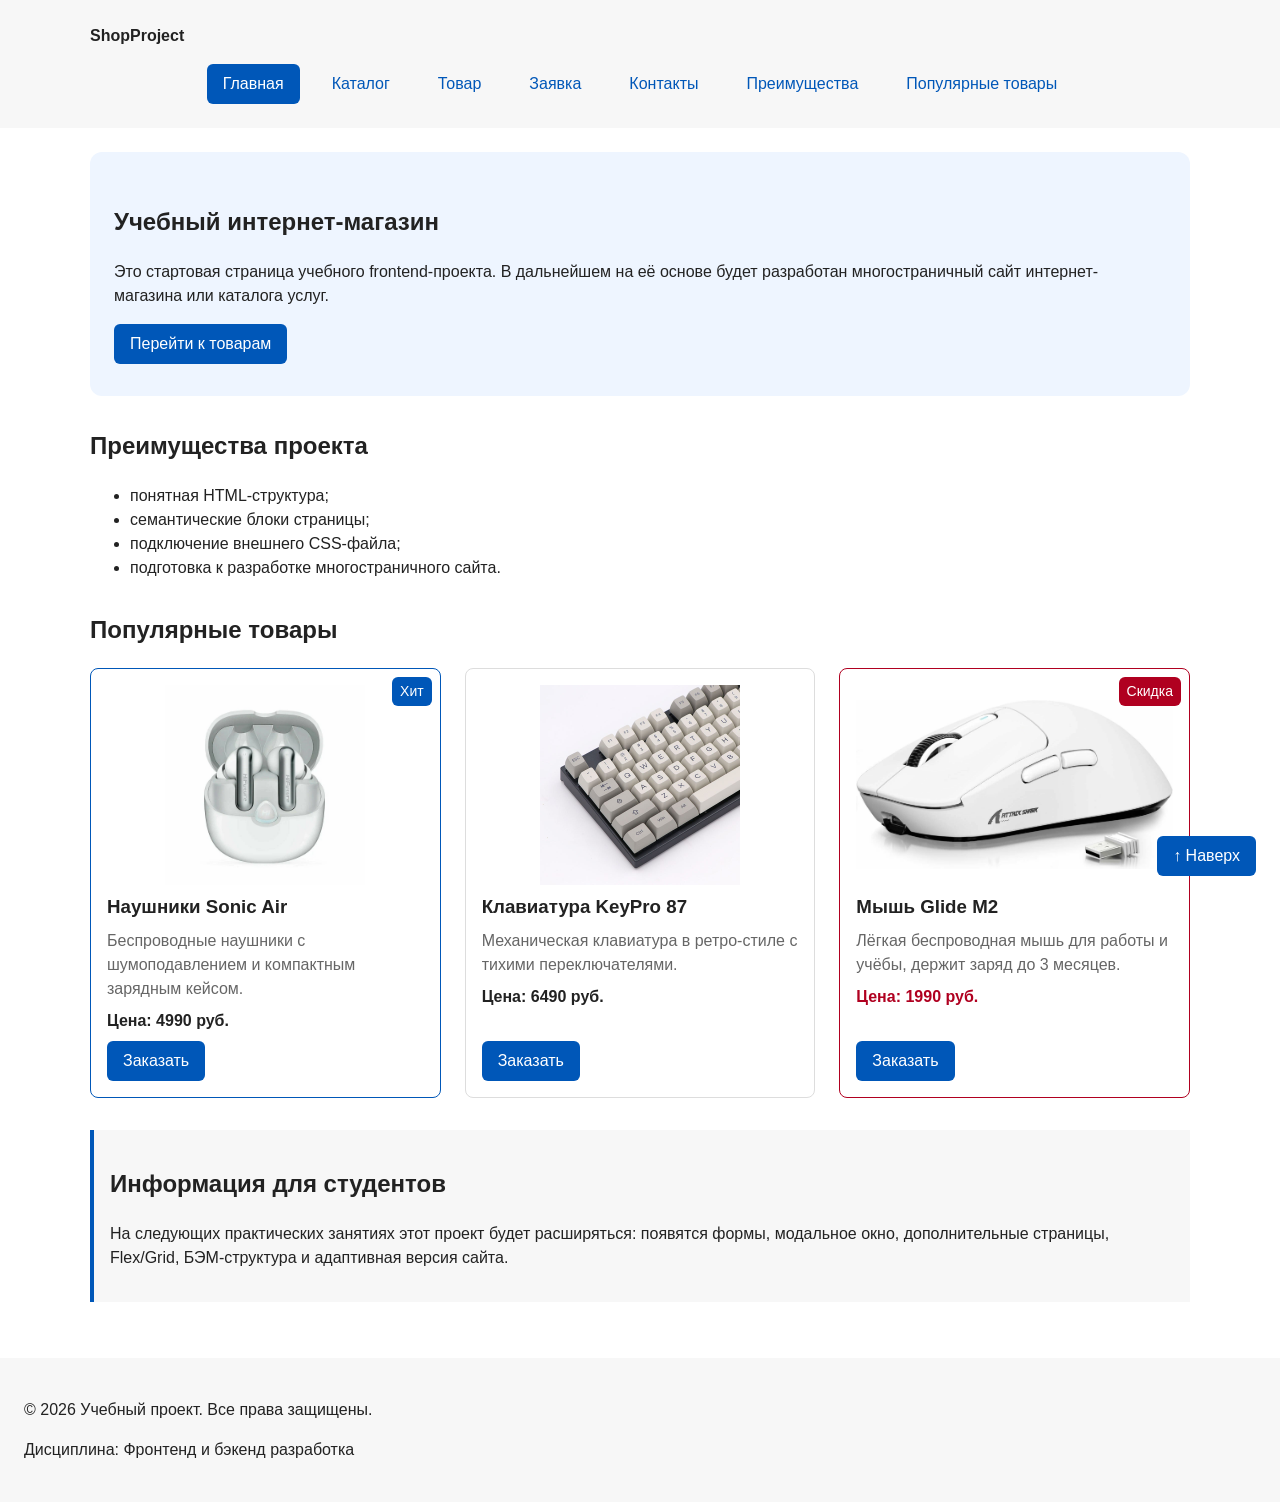
<file: index.html>
<!DOCTYPE html>
<html lang="ru">
<head>
  <meta charset="UTF-8">
  <meta name="viewport" content="width=device-width, initial-scale=1.0">
  <meta name="description" content="Учебный интернет-магазин: главная страница проекта.">
  <title>Учебный интернет-магазин</title>
  <link rel="stylesheet" href="css/style.css">
  <script src="js/main.js" defer></script>
</head>
<body>

  <header class="site-header">
    <div class="site-header__inner">
      <a class="site-header__logo" href="index.html">ShopProject</a>

      <nav class="site-nav" aria-label="Основная навигация">
        <ul class="site-nav__list">
          <li class="site-nav__item"><a class="site-nav__link site-nav__link--active" href="index.html">Главная</a></li>
          <li class="site-nav__item"><a class="site-nav__link" href="catalog.html">Каталог</a></li>
          <li class="site-nav__item"><a class="site-nav__link" href="product.html">Товар</a></li>
          <li class="site-nav__item"><a class="site-nav__link" href="order.html">Заявка</a></li>
          <li class="site-nav__item"><a class="site-nav__link" href="contacts.html">Контакты</a></li>
          <li class="site-nav__item"><a class="site-nav__link" href="index.html#advantages">Преимущества</a></li>
          <li class="site-nav__item"><a class="site-nav__link" href="index.html#popular">Популярные товары</a></li>
        </ul>
      </nav>
    </div>
  </header>

  <main>
    <section class="hero">
      <h1 class="hero__title">Учебный интернет-магазин</h1>
      <p class="hero__text">
        Это стартовая страница учебного frontend-проекта.
        В дальнейшем на её основе будет разработан многостраничный сайт
        интернет-магазина или каталога услуг.
      </p>
      <a class="button button--primary hero__button" href="#popular">Перейти к товарам</a>
    </section>

    <section class="section" id="advantages">
      <h2 class="section__title">Преимущества проекта</h2>

      <ul class="advantages-list">
        <li class="advantages-list__item">понятная HTML-структура;</li>
        <li class="advantages-list__item">семантические блоки страницы;</li>
        <li class="advantages-list__item">подключение внешнего CSS-файла;</li>
        <li class="advantages-list__item">подготовка к разработке многостраничного сайта.</li>
      </ul>
    </section>

    <section class="section" id="popular">
      <h2 class="section__title">Популярные товары</h2>

      <div class="products-grid">
        <article class="product-card product-card--featured">
          <span class="product-card__badge product-card__badge--hit">Хит</span>
          <img class="product-card__image" src="images/headphones.jpg" alt="Наушники Sonic Air" width="300" height="200">
          <h3 class="product-card__title">Наушники Sonic Air</h3>
          <p class="product-card__description">Беспроводные наушники с шумоподавлением и компактным зарядным кейсом.</p>
          <p class="product-card__price">Цена: 4990 руб.</p>
          <button class="button button--primary product-card__button" type="button" data-product="Наушники Sonic Air">
            Заказать
          </button>
        </article>

        <article class="product-card">
          <img class="product-card__image" src="images/keyboard.jpg" alt="Клавиатура KeyPro 87" width="300" height="200">
          <h3 class="product-card__title">Клавиатура KeyPro 87</h3>
          <p class="product-card__description">Механическая клавиатура в ретро-стиле с тихими переключателями.</p>
          <p class="product-card__price">Цена: 6490 руб.</p>
          <button class="button button--primary product-card__button" type="button" data-product="Клавиатура KeyPro 87">
            Заказать
          </button>
        </article>

        <article class="product-card product-card--discount">
          <span class="product-card__badge product-card__badge--discount">Скидка</span>
          <img class="product-card__image" src="images/mouse.jpg" alt="Мышь Glide M2" width="300" height="200">
          <h3 class="product-card__title">Мышь Glide M2</h3>
          <p class="product-card__description">Лёгкая беспроводная мышь для работы и учёбы, держит заряд до 3 месяцев.</p>
          <p class="product-card__price">Цена: 1990 руб.</p>
          <button class="button button--primary product-card__button" type="button" data-product="Мышь Glide M2">
            Заказать
          </button>
        </article>
      </div>
    </section>

    <aside class="info-block">
      <h2 class="info-block__title">Информация для студентов</h2>
      <p class="info-block__text">
        На следующих практических занятиях этот проект будет расширяться:
        появятся формы, модальное окно, дополнительные страницы, Flex/Grid,
        БЭМ-структура и адаптивная версия сайта.
      </p>
    </aside>
  </main>

  <footer class="site-footer" id="contacts">
    <p class="site-footer__text">&copy; 2026 Учебный проект. Все права защищены.</p>
    <p class="site-footer__text">Дисциплина: Фронтенд и бэкенд разработка</p>
  </footer>

  <dialog class="order-dialog" id="order-dialog" aria-labelledby="order-dialog-title">
    <h2 class="order-dialog__title" id="order-dialog-title">Оформление заявки</h2>

    <form class="order-form" id="order-form" action="#" method="post" novalidate>
      <input id="selected-product" name="selected-product" type="hidden">

      <div class="order-form__field">
        <label class="order-form__label" for="order-name">Имя</label>
        <input
          class="order-form__input"
          id="order-name"
          name="name"
          type="text"
          placeholder="Введите ваше имя"
          minlength="2"
          autocomplete="given-name"
          required
        >
      </div>

      <div class="order-form__field">
        <label class="order-form__label" for="order-email">E-mail</label>
        <input
          class="order-form__input"
          id="order-email"
          name="email"
          type="email"
          placeholder="example@mail.ru"
          autocomplete="email"
          required
        >
      </div>

      <div class="order-form__field">
        <label class="order-form__label" for="order-phone">Телефон</label>
        <input
          class="order-form__input"
          id="order-phone"
          name="phone"
          type="tel"
          inputmode="tel"
          placeholder="+7 (900) 000-00-00"
          pattern="^\+7 \(\d{3}\) \d{3}-\d{2}-\d{2}$"
          required
        >
        <small class="order-form__hint">Формат: +7 (900) 000-00-00</small>
      </div>

      <div class="order-form__field">
        <label class="order-form__label" for="order-date">Дата связи</label>
        <input
          class="order-form__input"
          id="order-date"
          name="date"
          type="date"
        >
      </div>

      <div class="order-form__field">
        <label class="order-form__label" for="order-topic">Тема заявки</label>
        <select class="order-form__select" id="order-topic" name="topic" required>
          <option value="">Выберите тему</option>
          <option value="product">Заказ товара</option>
          <option value="consultation">Консультация</option>
          <option value="delivery">Доставка</option>
        </select>
      </div>

      <div class="order-form__field">
        <label class="order-form__label" for="order-comment">Комментарий</label>
        <textarea
          class="order-form__textarea"
          id="order-comment"
          name="comment"
          rows="4"
          placeholder="Укажите дополнительную информацию"
        ></textarea>
      </div>

      <div class="order-form__field order-form__field--checkbox">
        <label class="order-form__label">
          <input
            class="order-form__checkbox"
            id="order-agreement"
            name="agreement"
            type="checkbox"
            required
          >
          Я согласен на обработку данных
        </label>
      </div>

      <div class="order-form__actions">
        <button class="button button--secondary" type="button" id="close-order-dialog">Закрыть</button>
        <button class="button button--primary" type="submit">Отправить заявку</button>
      </div>
    </form>
  </dialog>

  <p class="success-message" id="success-message" hidden>
    Форма успешно отправлена!
  </p>

  <a class="to-top" href="#" aria-label="Наверх страницы">&uarr; Наверх</a>

</body>
</html>
</file>
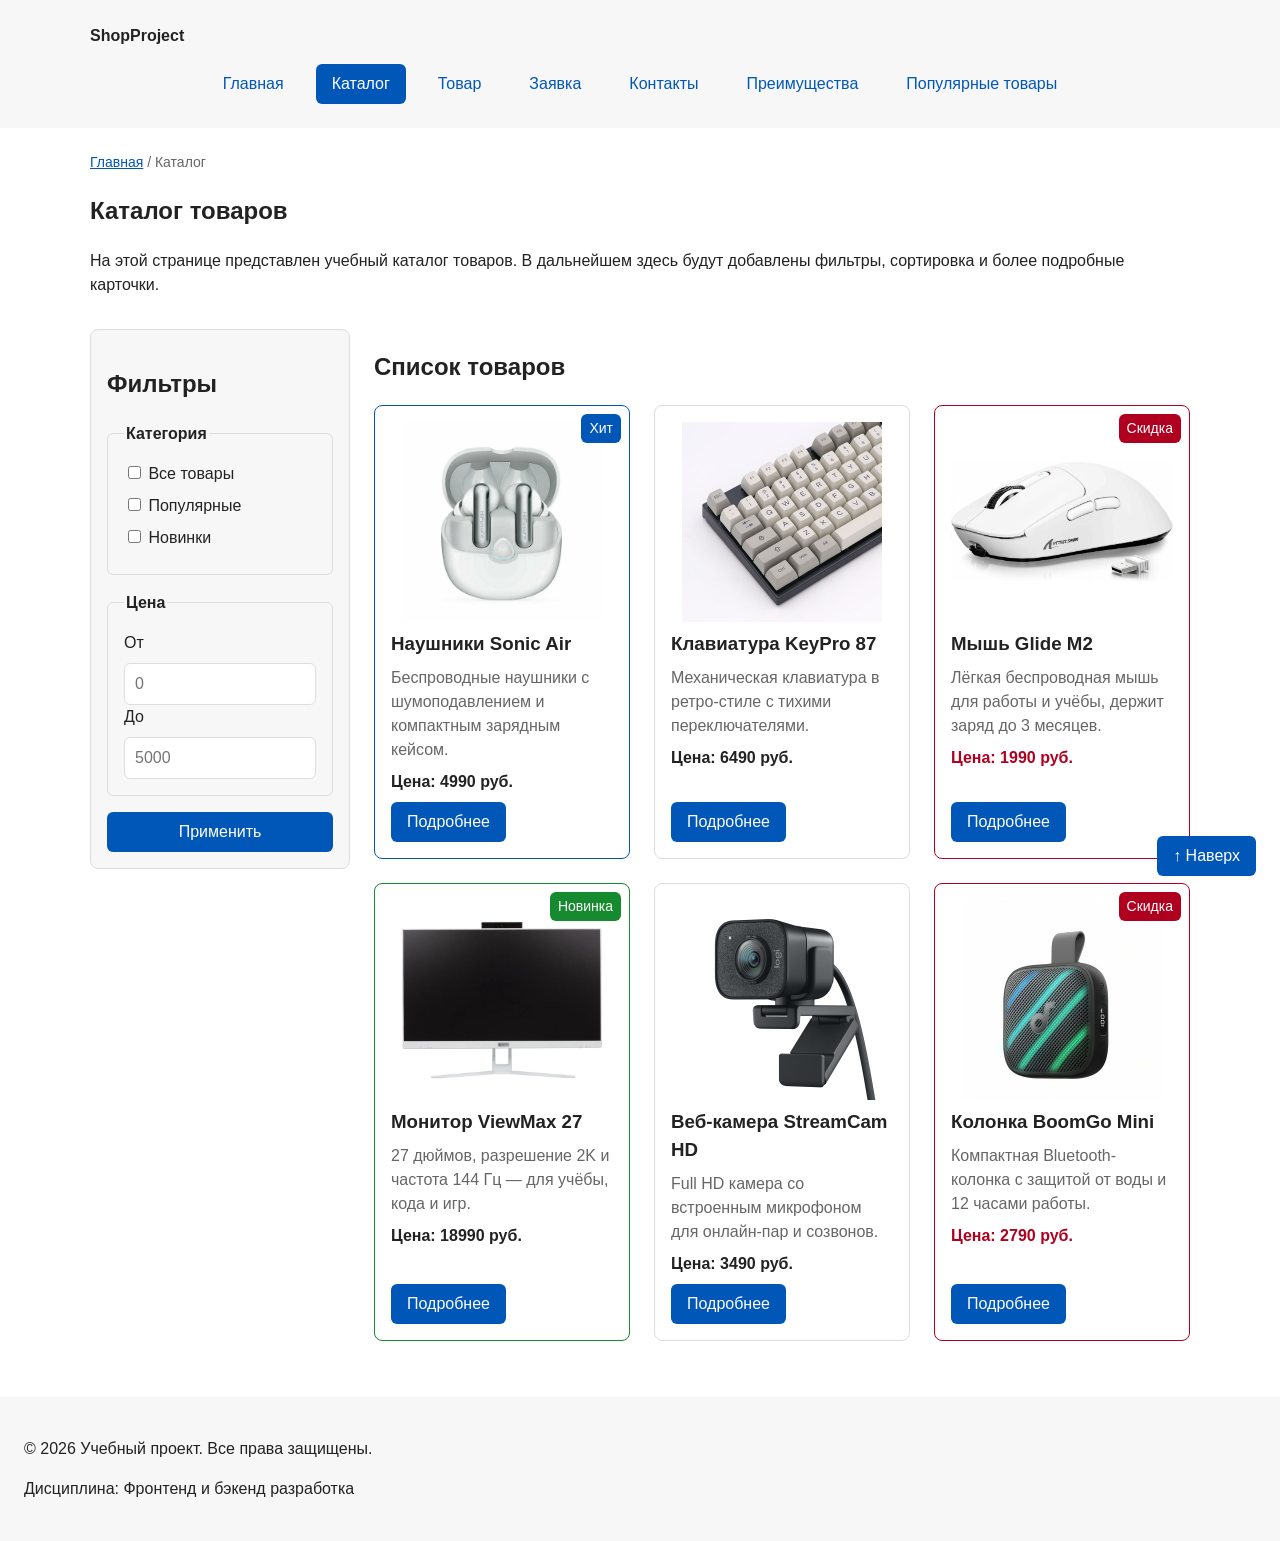
<file: catalog.html>
<!DOCTYPE html>
<html lang="ru">
<head>
  <meta charset="UTF-8">
  <meta name="viewport" content="width=device-width, initial-scale=1.0">
  <meta name="description" content="Каталог товаров учебного интернет-магазина.">
  <title>Каталог товаров — Учебный интернет-магазин</title>
  <link rel="stylesheet" href="css/style.css">
</head>
<body>
  <header class="site-header">
    <div class="site-header__inner">
      <a class="site-header__logo" href="index.html">ShopProject</a>

      <nav class="site-nav" aria-label="Основная навигация">
        <ul class="site-nav__list">
          <li class="site-nav__item"><a class="site-nav__link" href="index.html">Главная</a></li>
          <li class="site-nav__item"><a class="site-nav__link site-nav__link--active" href="catalog.html">Каталог</a></li>
          <li class="site-nav__item"><a class="site-nav__link" href="product.html">Товар</a></li>
          <li class="site-nav__item"><a class="site-nav__link" href="order.html">Заявка</a></li>
          <li class="site-nav__item"><a class="site-nav__link" href="contacts.html">Контакты</a></li>
          <li class="site-nav__item"><a class="site-nav__link" href="index.html#advantages">Преимущества</a></li>
          <li class="site-nav__item"><a class="site-nav__link" href="index.html#popular">Популярные товары</a></li>
        </ul>
      </nav>
    </div>
  </header>

  <main>
    <nav class="breadcrumbs" aria-label="Хлебные крошки">
      <a class="breadcrumbs__link" href="index.html">Главная</a>
      <span class="breadcrumbs__current">Каталог</span>
    </nav>

    <section class="section">
      <h1>Каталог товаров</h1>
      <p>
        На этой странице представлен учебный каталог товаров.
        В дальнейшем здесь будут добавлены фильтры, сортировка и более
        подробные карточки.
      </p>
    </section>

    <section class="catalog-layout">
      <aside class="catalog-layout__filters catalog-filters">
        <h2 class="catalog-filters__title">Фильтры</h2>

        <form class="catalog-filters__form" action="#" method="get">
          <fieldset class="catalog-filters__group">
            <legend class="catalog-filters__legend">Категория</legend>

            <label class="catalog-filters__label">
              <input type="checkbox" name="category" value="all">
              Все товары
            </label>

            <label class="catalog-filters__label">
              <input type="checkbox" name="category" value="popular">
              Популярные
            </label>

            <label class="catalog-filters__label">
              <input type="checkbox" name="category" value="new">
              Новинки
            </label>
          </fieldset>

          <fieldset class="catalog-filters__group">
            <legend class="catalog-filters__legend">Цена</legend>

            <label class="catalog-filters__label" for="price-from">От</label>
            <input class="catalog-filters__input" id="price-from" name="price-from" type="number" min="0" placeholder="0">

            <label class="catalog-filters__label" for="price-to">До</label>
            <input class="catalog-filters__input" id="price-to" name="price-to" type="number" min="0" placeholder="5000">
          </fieldset>

          <button class="button button--primary" type="submit">Применить</button>
        </form>
      </aside>

      <section class="catalog-layout__products">
        <h2 class="catalog-layout__title">Список товаров</h2>

        <div class="products-grid">
          <article class="product-card product-card--featured">
            <span class="product-card__badge product-card__badge--hit">Хит</span>
            <img class="product-card__image" src="images/headphones.jpg" alt="Наушники Sonic Air" width="300" height="200">
            <h3 class="product-card__title">Наушники Sonic Air</h3>
            <p class="product-card__description">Беспроводные наушники с шумоподавлением и компактным зарядным кейсом.</p>
            <p class="product-card__price">Цена: 4990 руб.</p>
            <a class="button button--primary product-card__button" href="product.html">Подробнее</a>
          </article>

          <article class="product-card">
            <img class="product-card__image" src="images/keyboard.jpg" alt="Клавиатура KeyPro 87" width="300" height="200">
            <h3 class="product-card__title">Клавиатура KeyPro 87</h3>
            <p class="product-card__description">Механическая клавиатура в ретро-стиле с тихими переключателями.</p>
            <p class="product-card__price">Цена: 6490 руб.</p>
            <a class="button button--primary product-card__button" href="product.html">Подробнее</a>
          </article>

          <article class="product-card product-card--discount">
            <span class="product-card__badge product-card__badge--discount">Скидка</span>
            <img class="product-card__image" src="images/mouse.jpg" alt="Мышь Glide M2" width="300" height="200">
            <h3 class="product-card__title">Мышь Glide M2</h3>
            <p class="product-card__description">Лёгкая беспроводная мышь для работы и учёбы, держит заряд до 3 месяцев.</p>
            <p class="product-card__price">Цена: 1990 руб.</p>
            <a class="button button--primary product-card__button" href="product.html">Подробнее</a>
          </article>

          <article class="product-card product-card--new">
            <span class="product-card__badge product-card__badge--new">Новинка</span>
            <img class="product-card__image" src="images/monitor.jpg" alt="Монитор ViewMax 27" width="300" height="200">
            <h3 class="product-card__title">Монитор ViewMax 27</h3>
            <p class="product-card__description">27 дюймов, разрешение 2K и частота 144 Гц — для учёбы, кода и игр.</p>
            <p class="product-card__price">Цена: 18990 руб.</p>
            <a class="button button--primary product-card__button" href="product.html">Подробнее</a>
          </article>

          <article class="product-card">
            <img class="product-card__image" src="images/webcam.jpg" alt="Веб-камера StreamCam HD" width="300" height="200">
            <h3 class="product-card__title">Веб-камера StreamCam HD</h3>
            <p class="product-card__description">Full HD камера со встроенным микрофоном для онлайн-пар и созвонов.</p>
            <p class="product-card__price">Цена: 3490 руб.</p>
            <a class="button button--primary product-card__button" href="product.html">Подробнее</a>
          </article>

          <article class="product-card product-card--discount">
            <span class="product-card__badge product-card__badge--discount">Скидка</span>
            <img class="product-card__image" src="images/speaker.jpg" alt="Колонка BoomGo Mini" width="300" height="200">
            <h3 class="product-card__title">Колонка BoomGo Mini</h3>
            <p class="product-card__description">Компактная Bluetooth-колонка с защитой от воды и 12 часами работы.</p>
            <p class="product-card__price">Цена: 2790 руб.</p>
            <a class="button button--primary product-card__button" href="product.html">Подробнее</a>
          </article>
        </div>
      </section>
    </section>
  </main>

  <footer class="site-footer">
    <p class="site-footer__text">&copy; 2026 Учебный проект. Все права защищены.</p>
    <p class="site-footer__text">Дисциплина: Фронтенд и бэкенд разработка</p>
  </footer>
  <a class="to-top" href="#" aria-label="Наверх страницы">&uarr; Наверх</a>
</body>
</html>
</file>
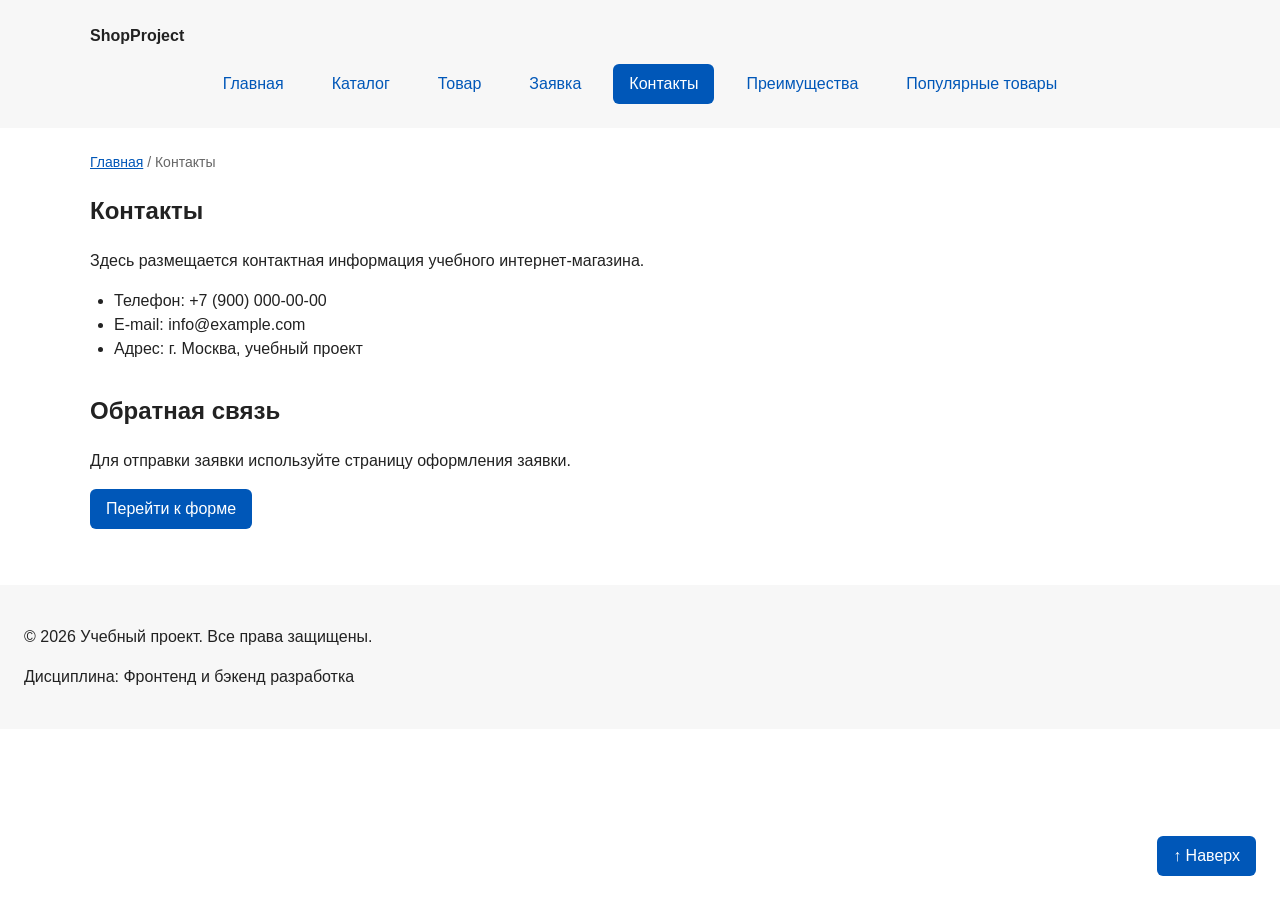
<file: contacts.html>
<!DOCTYPE html>
<html lang="ru">
<head>
  <meta charset="UTF-8">
  <meta name="viewport" content="width=device-width, initial-scale=1.0">
  <meta name="description" content="Контактная информация учебного интернет-магазина.">
  <title>Контакты — Учебный интернет-магазин</title>
  <link rel="stylesheet" href="css/style.css">
</head>
<body>
  <header class="site-header">
    <div class="site-header__inner">
      <a class="site-header__logo" href="index.html">ShopProject</a>

      <nav class="site-nav" aria-label="Основная навигация">
        <ul class="site-nav__list">
          <li class="site-nav__item"><a class="site-nav__link" href="index.html">Главная</a></li>
          <li class="site-nav__item"><a class="site-nav__link" href="catalog.html">Каталог</a></li>
          <li class="site-nav__item"><a class="site-nav__link" href="product.html">Товар</a></li>
          <li class="site-nav__item"><a class="site-nav__link" href="order.html">Заявка</a></li>
          <li class="site-nav__item"><a class="site-nav__link site-nav__link--active" href="contacts.html">Контакты</a></li>
          <li class="site-nav__item"><a class="site-nav__link" href="index.html#advantages">Преимущества</a></li>
          <li class="site-nav__item"><a class="site-nav__link" href="index.html#popular">Популярные товары</a></li>
        </ul>
      </nav>
    </div>
  </header>

  <main>
    <nav class="breadcrumbs" aria-label="Хлебные крошки">
      <a class="breadcrumbs__link" href="index.html">Главная</a>
      <span class="breadcrumbs__current">Контакты</span>
    </nav>

    <section class="section">
      <h1>Контакты</h1>
      <p>
        Здесь размещается контактная информация учебного интернет-магазина.
      </p>

      <ul class="contact-list">
        <li class="contact-list__item">Телефон: +7 (900) 000-00-00</li>
        <li class="contact-list__item">E-mail: info@example.com</li>
        <li class="contact-list__item">Адрес: г. Москва, учебный проект</li>
      </ul>
    </section>

    <section class="section" id="feedback">
      <h2 class="section__title">Обратная связь</h2>
      <p>
        Для отправки заявки используйте страницу оформления заявки.
      </p>
      <a class="button button--primary" href="order.html">Перейти к форме</a>
    </section>
  </main>

  <footer class="site-footer">
    <p class="site-footer__text">&copy; 2026 Учебный проект. Все права защищены.</p>
    <p class="site-footer__text">Дисциплина: Фронтенд и бэкенд разработка</p>
  </footer>
  <a class="to-top" href="#" aria-label="Наверх страницы">&uarr; Наверх</a>
</body>
</html>
</file>
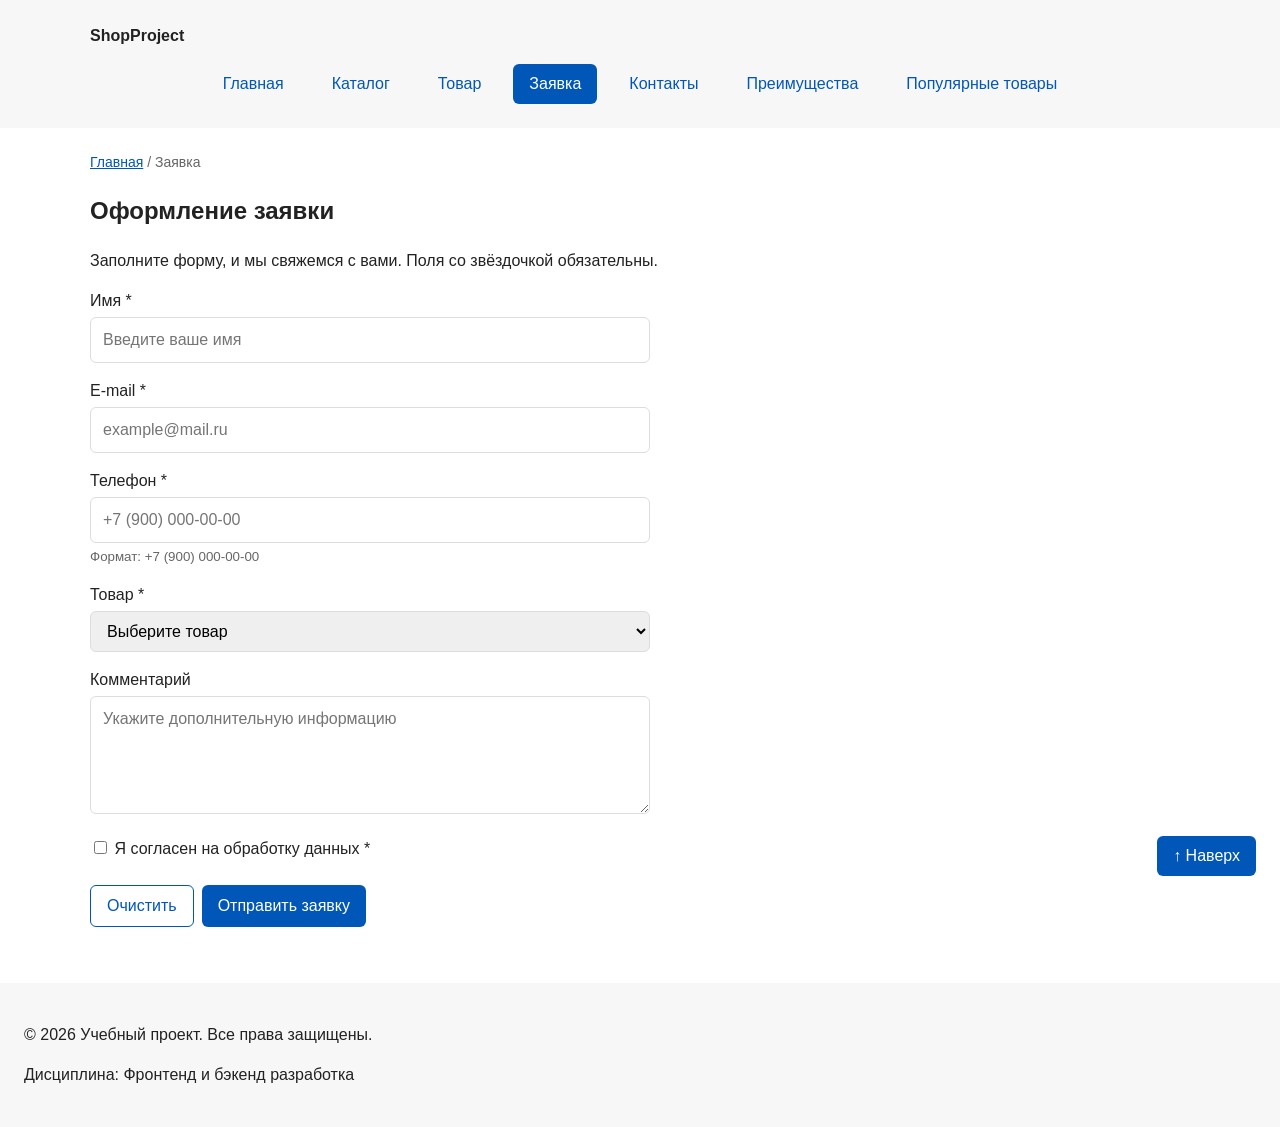
<file: order.html>
<!DOCTYPE html>
<html lang="ru">
<head>
  <meta charset="UTF-8">
  <meta name="viewport" content="width=device-width, initial-scale=1.0">
  <meta name="description" content="Страница оформления заявки на товар.">
  <title>Оформление заявки — Учебный интернет-магазин</title>
  <link rel="stylesheet" href="css/style.css">
</head>
<body>
  <header class="site-header">
    <div class="site-header__inner">
      <a class="site-header__logo" href="index.html">ShopProject</a>

      <nav class="site-nav" aria-label="Основная навигация">
        <ul class="site-nav__list">
          <li class="site-nav__item"><a class="site-nav__link" href="index.html">Главная</a></li>
          <li class="site-nav__item"><a class="site-nav__link" href="catalog.html">Каталог</a></li>
          <li class="site-nav__item"><a class="site-nav__link" href="product.html">Товар</a></li>
          <li class="site-nav__item"><a class="site-nav__link site-nav__link--active" href="order.html">Заявка</a></li>
          <li class="site-nav__item"><a class="site-nav__link" href="contacts.html">Контакты</a></li>
          <li class="site-nav__item"><a class="site-nav__link" href="index.html#advantages">Преимущества</a></li>
          <li class="site-nav__item"><a class="site-nav__link" href="index.html#popular">Популярные товары</a></li>
        </ul>
      </nav>
    </div>
  </header>

  <main>
    <nav class="breadcrumbs" aria-label="Хлебные крошки">
      <a class="breadcrumbs__link" href="index.html">Главная</a>
      <span class="breadcrumbs__current">Заявка</span>
    </nav>

    <section class="section">
      <h1>Оформление заявки</h1>
      <p>Заполните форму, и мы свяжемся с вами. Поля со звёздочкой обязательны.</p>

      <form class="order-form order-form--page" action="#" method="post">
        <div class="order-form__field">
          <label class="order-form__label" for="order-name">Имя *</label>
          <input class="order-form__input" id="order-name" name="name" type="text" placeholder="Введите ваше имя" minlength="2" autocomplete="given-name" required>
        </div>

        <div class="order-form__field">
          <label class="order-form__label" for="order-email">E-mail *</label>
          <input class="order-form__input" id="order-email" name="email" type="email" placeholder="example@mail.ru" autocomplete="email" required>
        </div>

        <div class="order-form__field">
          <label class="order-form__label" for="order-phone">Телефон *</label>
          <input class="order-form__input" id="order-phone" name="phone" type="tel" inputmode="tel" placeholder="+7 (900) 000-00-00" pattern="^\+7 \(\d{3}\) \d{3}-\d{2}-\d{2}$" required>
          <small class="order-form__hint">Формат: +7 (900) 000-00-00</small>
        </div>

        <div class="order-form__field">
          <label class="order-form__label" for="order-product">Товар *</label>
          <select class="order-form__select" id="order-product" name="product" required>
            <option value="">Выберите товар</option>
            <option value="product-1">Наушники Sonic Air — 4990 руб.</option>
            <option value="product-2">Клавиатура KeyPro 87 — 6490 руб.</option>
            <option value="product-3">Мышь Glide M2 — 1990 руб.</option>
          </select>
        </div>

        <div class="order-form__field">
          <label class="order-form__label" for="order-comment">Комментарий</label>
          <textarea class="order-form__textarea" id="order-comment" name="comment" rows="4" placeholder="Укажите дополнительную информацию"></textarea>
        </div>

        <div class="order-form__field order-form__field--checkbox">
          <label class="order-form__label">
            <input class="order-form__checkbox" id="order-agreement" name="agreement" type="checkbox" required>
            Я согласен на обработку данных *
          </label>
        </div>

        <div class="order-form__actions">
          <button class="button button--secondary" type="reset">Очистить</button>
          <button class="button button--primary" type="submit">Отправить заявку</button>
        </div>
      </form>
    </section>
  </main>

  <footer class="site-footer">
    <p class="site-footer__text">&copy; 2026 Учебный проект. Все права защищены.</p>
    <p class="site-footer__text">Дисциплина: Фронтенд и бэкенд разработка</p>
  </footer>

  <a class="to-top" href="#" aria-label="Наверх страницы">&uarr; Наверх</a>
</body>
</html>
</file>
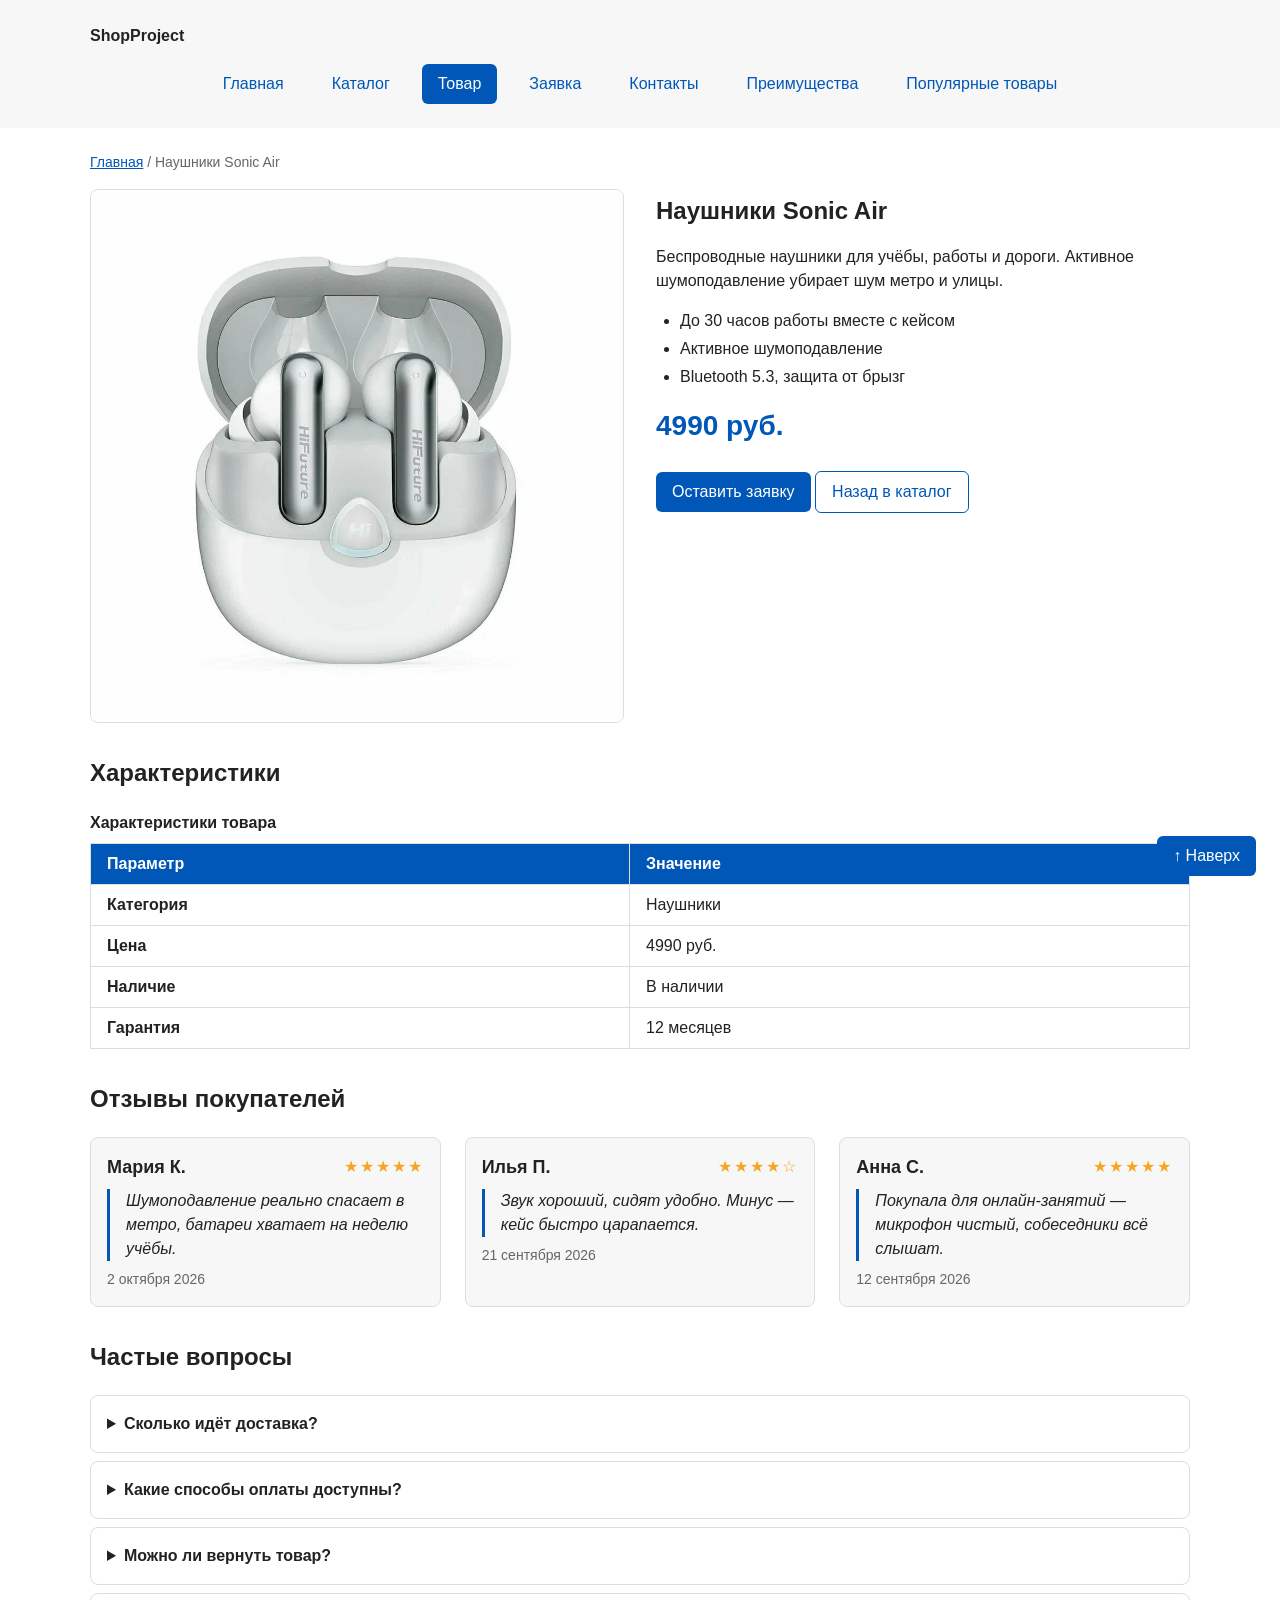
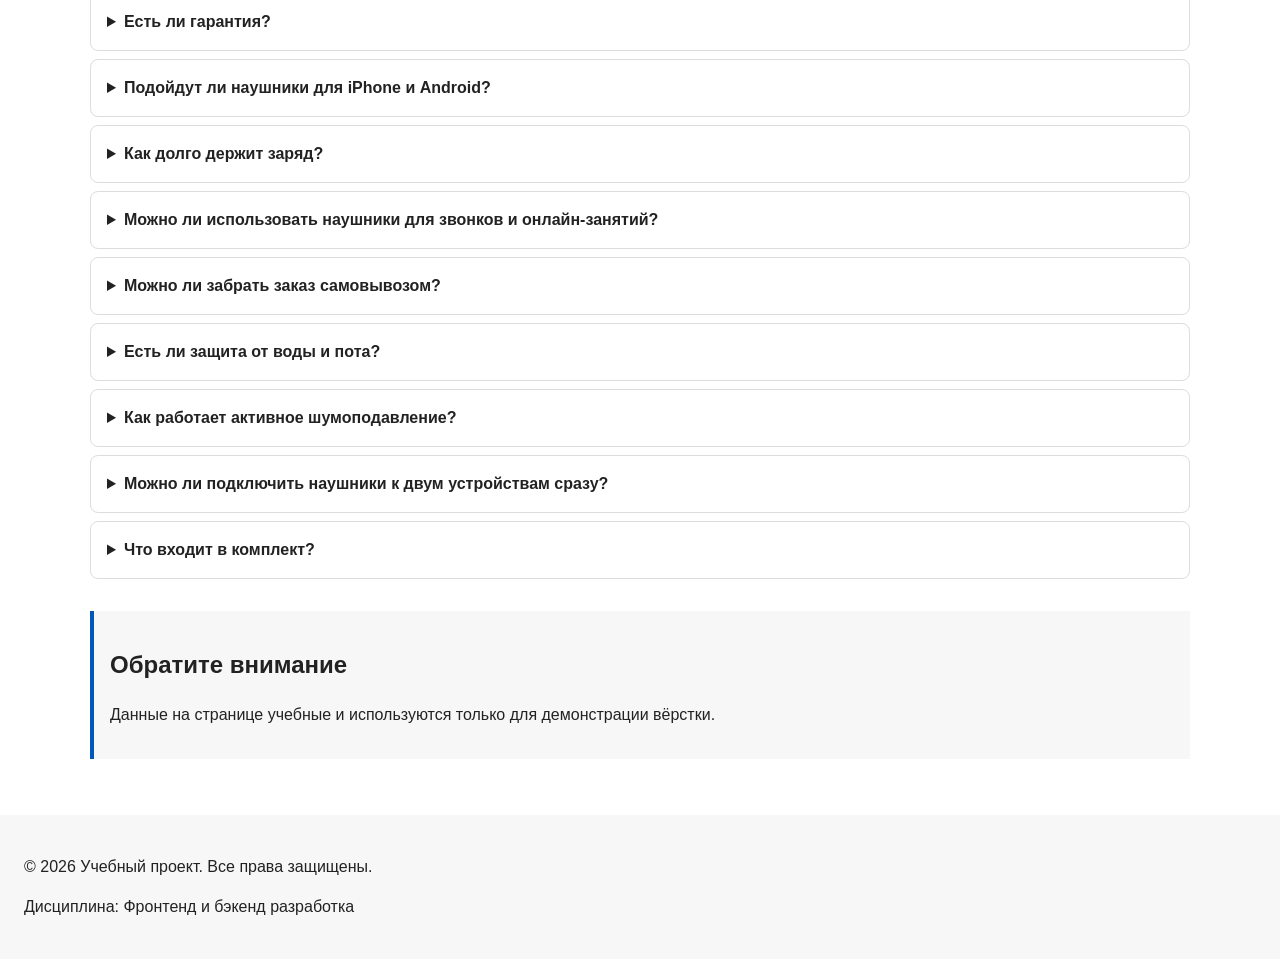
<file: product.html>
<!DOCTYPE html>
<html lang="ru">
<head>
  <meta charset="UTF-8">
  <meta name="viewport" content="width=device-width, initial-scale=1.0">
  <meta name="description" content="Карточка товара: описание, характеристики, цена и кнопка заявки.">
  <title>Наушники Sonic Air — Учебный интернет-магазин</title>
  <link rel="stylesheet" href="css/style.css">
</head>
<body>
  <header class="site-header">
    <div class="site-header__inner">
      <a class="site-header__logo" href="index.html">ShopProject</a>

      <nav class="site-nav" aria-label="Основная навигация">
        <ul class="site-nav__list">
          <li class="site-nav__item"><a class="site-nav__link" href="index.html">Главная</a></li>
          <li class="site-nav__item"><a class="site-nav__link" href="catalog.html">Каталог</a></li>
          <li class="site-nav__item"><a class="site-nav__link site-nav__link--active" href="product.html">Товар</a></li>
          <li class="site-nav__item"><a class="site-nav__link" href="order.html">Заявка</a></li>
          <li class="site-nav__item"><a class="site-nav__link" href="contacts.html">Контакты</a></li>
          <li class="site-nav__item"><a class="site-nav__link" href="index.html#advantages">Преимущества</a></li>
          <li class="site-nav__item"><a class="site-nav__link" href="index.html#popular">Популярные товары</a></li>
        </ul>
      </nav>
    </div>
  </header>

  <main>
    <nav class="breadcrumbs" aria-label="Хлебные крошки">
      <a class="breadcrumbs__link" href="index.html">Главная</a>
      <span class="breadcrumbs__current">Наушники Sonic Air</span>
    </nav>

    <article class="product-details">
      <div class="product-details__media">
        <img class="product-details__image" src="images/headphones.jpg" alt="Наушники Sonic Air" width="480" height="320">
      </div>

      <div class="product-details__info">
        <h1 class="product-details__title">Наушники Sonic Air</h1>
        <p class="product-details__description">
          Беспроводные наушники для учёбы, работы и дороги.
          Активное шумоподавление убирает шум метро и улицы.
        </p>
        <ul class="product-details__features">
          <li class="product-details__feature">До 30 часов работы вместе с кейсом</li>
          <li class="product-details__feature">Активное шумоподавление</li>
          <li class="product-details__feature">Bluetooth 5.3, защита от брызг</li>
        </ul>
        <p class="product-details__price">4990 руб.</p>
        <a class="button button--primary" href="order.html">Оставить заявку</a>
        <a class="button button--secondary" href="catalog.html">Назад в каталог</a>
      </div>
    </article>

    <section class="section">
      <h2 class="section__title">Характеристики</h2>

      <table class="product-table">
        <caption class="product-table__caption">Характеристики товара</caption>
        <thead>
          <tr>
            <th scope="col">Параметр</th>
            <th scope="col">Значение</th>
          </tr>
        </thead>
        <tbody>
          <tr>
            <th scope="row">Категория</th>
            <td>Наушники</td>
          </tr>
          <tr>
            <th scope="row">Цена</th>
            <td>4990 руб.</td>
          </tr>
          <tr>
            <th scope="row">Наличие</th>
            <td>В наличии</td>
          </tr>
          <tr>
            <th scope="row">Гарантия</th>
            <td>12 месяцев</td>
          </tr>
        </tbody>
      </table>
    </section>

    <section class="section reviews" aria-labelledby="reviews-title">
      <h2 class="section__title" id="reviews-title">Отзывы покупателей</h2>

      <div class="reviews__list">
        <article class="review">
          <header class="review__header">
            <h3 class="review__author">Мария К.</h3>
            <p class="review__rating" aria-label="Оценка 5 из 5">★★★★★</p>
          </header>
          <blockquote class="review__text">
            <p>Шумоподавление реально спасает в метро, батареи хватает на неделю учёбы.</p>
          </blockquote>
          <time class="review__date" datetime="2026-10-02">2 октября 2026</time>
        </article>

        <article class="review">
          <header class="review__header">
            <h3 class="review__author">Илья П.</h3>
            <p class="review__rating" aria-label="Оценка 4 из 5">★★★★☆</p>
          </header>
          <blockquote class="review__text">
            <p>Звук хороший, сидят удобно. Минус — кейс быстро царапается.</p>
          </blockquote>
          <time class="review__date" datetime="2026-09-21">21 сентября 2026</time>
        </article>

        <article class="review">
          <header class="review__header">
            <h3 class="review__author">Анна С.</h3>
            <p class="review__rating" aria-label="Оценка 5 из 5">★★★★★</p>
          </header>
          <blockquote class="review__text">
            <p>Покупала для онлайн-занятий — микрофон чистый, собеседники всё слышат.</p>
          </blockquote>
          <time class="review__date" datetime="2026-09-12">12 сентября 2026</time>
        </article>
      </div>
    </section>

    <section class="section faq" aria-labelledby="faq-title">
      <h2 class="section__title" id="faq-title">Частые вопросы</h2>

      <details class="faq__item">
        <summary class="faq__question">Сколько идёт доставка?</summary>
        <p class="faq__answer">По Москве курьер привезёт заказ за 1–2 дня, доставка в пределах МКАД бесплатна от 3000 руб. В другие города России отправляем транспортной компанией — срок от 3 до 7 рабочих дней в зависимости от региона. Трек-номер для отслеживания приходит на e-mail сразу после отправки.</p>
      </details>

      <details class="faq__item">
        <summary class="faq__question">Какие способы оплаты доступны?</summary>
        <p class="faq__answer">Можно оплатить банковской картой на сайте, через СБП по QR-коду или наличными и картой курьеру при получении. Для заказов от юридических лиц доступна оплата по счёту.</p>
      </details>

      <details class="faq__item">
        <summary class="faq__question">Можно ли вернуть товар?</summary>
        <p class="faq__answer">Да, в течение 14 дней с момента получения, если сохранены упаковка, комплектация и товарный вид. Оформите заявку на странице «Заявка» или напишите нам — курьер заберёт товар, а деньги вернутся тем же способом, которым вы платили, в течение 10 дней.</p>
      </details>

      <details class="faq__item">
        <summary class="faq__question">Есть ли гарантия?</summary>
        <p class="faq__answer">На наушники действует официальная гарантия производителя 12 месяцев. Если в этот период обнаружится заводской дефект, мы бесплатно отремонтируем или заменим устройство. Гарантия не распространяется на механические повреждения и попадание воды сверх заявленной защиты от брызг.</p>
      </details>

      <details class="faq__item">
        <summary class="faq__question">Подойдут ли наушники для iPhone и Android?</summary>
        <p class="faq__answer">Да. Наушники подключаются по Bluetooth 5.3 и работают с любыми смартфонами, планшетами и ноутбуками. Для Android и iPhone доступно бесплатное приложение, в котором можно настроить эквалайзер и режимы шумоподавления.</p>
      </details>

      <details class="faq__item">
        <summary class="faq__question">Как долго держит заряд?</summary>
        <p class="faq__answer">До 8 часов прослушивания от одной зарядки и до 30 часов вместе с кейсом. При включённом шумоподавлении время работы снижается примерно на 20%. 10 минут быстрой зарядки дают около 2 часов музыки.</p>
      </details>

      <details class="faq__item">
        <summary class="faq__question">Можно ли использовать наушники для звонков и онлайн-занятий?</summary>
        <p class="faq__answer">Да, в каждом наушнике встроены два микрофона с подавлением фонового шума, поэтому собеседники хорошо слышат вас даже на улице. Наушники подходят для звонков, видеоконференций и онлайн-пар.</p>
      </details>

      <details class="faq__item">
        <summary class="faq__question">Можно ли забрать заказ самовывозом?</summary>
        <p class="faq__answer">Да, самовывоз доступен из пункта выдачи в Москве. Заказ будет готов в течение 2 часов после оформления, мы пришлём уведомление. Хранится заказ 5 дней.</p>
      </details>

      <details class="faq__item">
        <summary class="faq__question">Есть ли защита от воды и пота?</summary>
        <p class="faq__answer">Наушники имеют защиту от брызг и пота по стандарту IPX4: в них можно заниматься спортом и попадать под небольшой дождь. Погружать в воду и мыть под краном нельзя.</p>
      </details>

      <details class="faq__item">
        <summary class="faq__question">Как работает активное шумоподавление?</summary>
        <p class="faq__answer">Встроенные микрофоны улавливают внешние звуки, а наушники создают обратную звуковую волну, которая их гасит. Лучше всего подавляются постоянные низкие шумы — гул метро, транспорта и самолёта. Есть режим прозрачности, чтобы слышать окружающих без снятия наушников.</p>
      </details>

      <details class="faq__item">
        <summary class="faq__question">Можно ли подключить наушники к двум устройствам сразу?</summary>
        <p class="faq__answer">Да, поддерживается мультиподключение: наушники одновременно соединяются с телефоном и ноутбуком и автоматически переключаются на то устройство, где начал играть звук.</p>
      </details>

      <details class="faq__item">
        <summary class="faq__question">Что входит в комплект?</summary>
        <p class="faq__answer">Наушники, зарядный кейс, кабель USB-C, три пары амбушюр разного размера (S, M, L) и краткая инструкция на русском языке.</p>
      </details>
    </section>

    <aside class="info-block">
      <h2 class="info-block__title">Обратите внимание</h2>
      <p class="info-block__text">Данные на странице учебные и используются только для демонстрации вёрстки.</p>
    </aside>
  </main>

  <footer class="site-footer">
    <p class="site-footer__text">&copy; 2026 Учебный проект. Все права защищены.</p>
    <p class="site-footer__text">Дисциплина: Фронтенд и бэкенд разработка</p>
  </footer>

  <a class="to-top" href="#" aria-label="Наверх страницы">&uarr; Наверх</a>
</body>
</html>
</file>
<file: css/style.css>
/* ===============================
   1. Переменные проекта
   =============================== */

:root {
  /* Основные цвета проекта */
  --color-bg: #ffffff;
  --color-text: #222222;
  --color-muted: #666666;
  --color-primary: #0057b8;
  --color-primary-dark: #003f86;
  --color-border: #dddddd;
  --color-surface: #f7f7f7;
  --color-surface-accent: #eef5ff;
  --color-danger: #b00020;
  --color-success: #168a2f;
  --color-success-bg: #eefaf0;
  --color-white: #ffffff;

  /* Отступы */
  --space-xs: 4px;
  --space-sm: 8px;
  --space-md: 16px;
  --space-lg: 24px;
  --space-xl: 32px;

  /* Скругления */
  --radius-sm: 6px;
  --radius-md: 8px;
  --radius-lg: 12px;

  /* Размеры */
  --container-width: 1100px;
}

/* ===============================
   2. Базовые стили
   =============================== */

* {
  box-sizing: border-box;
}

html {
  scroll-behavior: smooth;
}

body {
  margin: 0;
  font-family: Arial, sans-serif;
  line-height: 1.5;
  color: var(--color-text);
  background-color: var(--color-bg);
}

main {
  padding: var(--space-lg);
}

/* ===============================
   3. Общие элементы интерфейса
   =============================== */

a {
  color: var(--color-primary);
}

a:hover {
  color: var(--color-primary-dark);
}

a:focus-visible {
  outline: 2px solid var(--color-primary);
  outline-offset: 3px;
}

:target {
  outline: 2px dashed var(--color-primary);
  outline-offset: 4px;
}

/* Блок button: кнопка и ссылка-кнопка */

.button {
  display: inline-block;
  padding: var(--space-sm) var(--space-md);
  border: none;
  border-radius: var(--radius-sm);
  font: inherit;
  text-decoration: none;
  cursor: pointer;
}

.button--primary {
  color: var(--color-white);
  background-color: var(--color-primary);
}

.button--primary:hover {
  color: var(--color-white);
  background-color: var(--color-primary-dark);
}

.button--secondary {
  color: var(--color-primary);
  background-color: transparent;
  border: 1px solid var(--color-primary);
}

.button--secondary:hover {
  color: var(--color-white);
  background-color: var(--color-primary);
}

.button:focus-visible {
  outline: 2px solid var(--color-primary);
  outline-offset: 3px;
}

.button:disabled,
.button--disabled {
  opacity: 0.6;
  cursor: not-allowed;
}

/* ===============================
   4. Шапка, навигация, подвал
   =============================== */

.site-header {
  position: sticky; /* шапка прилипает к верху при прокрутке */
  top: 0;
  z-index: 10; /* поверх карточек и остального контента */
  padding: var(--space-lg);
  background-color: var(--color-surface);
}

.site-header__inner {
  max-width: var(--container-width);
  margin: 0 auto;
}

.site-header__logo {
  font-weight: bold;
  text-decoration: none;
  color: var(--color-text);
}

.site-nav__list {
  display: flex;
  flex-wrap: wrap;
  justify-content: center;
  align-items: center;
  gap: var(--space-md);
  padding: 0;
  margin: var(--space-md) 0 0;
  list-style: none;
}

.site-nav__link {
  display: inline-block;
  padding: var(--space-sm) var(--space-md);
  color: var(--color-primary);
  text-decoration: none;
  border-radius: var(--radius-sm);
}

.site-nav__link:hover {
  color: var(--color-white);
  background-color: var(--color-primary);
}

.site-nav__link:focus-visible {
  outline: 2px solid var(--color-primary);
  outline-offset: 3px;
}

.site-nav__link--active {
  color: var(--color-white);
  background-color: var(--color-primary);
}

.site-footer {
  padding: var(--space-lg);
  background-color: var(--color-surface);
}

/* ===============================
   5. Компоненты страниц
   =============================== */

.breadcrumbs {
  max-width: var(--container-width);
  margin: 0 auto var(--space-md);
  font-size: 14px;
  color: var(--color-muted);
}

.breadcrumbs__link {
  color: var(--color-primary);
}

.breadcrumbs__current::before {
  content: " / ";
  color: var(--color-muted);
}

.hero {
  max-width: var(--container-width);
  margin: 0 auto var(--space-xl);
  padding: var(--space-xl) var(--space-lg);
  background-color: var(--color-surface-accent);
  border-radius: var(--radius-lg);
}

.section {
  max-width: var(--container-width);
  margin: 0 auto var(--space-xl);
}

.section__title {
  margin-top: 0;
}

.info-block {
  max-width: var(--container-width);
  margin: 0 auto var(--space-xl);
  padding: var(--space-md);
  border-left: 4px solid var(--color-primary);
  background-color: var(--color-surface);
}

/* Блок products-grid: только расположение карточек */

.products-grid {
  display: grid;
  grid-template-columns: repeat(3, 1fr);
  gap: var(--space-lg);
}

/* Блок product-card: карточка товара */

.product-card {
  display: flex;
  flex-direction: column;
  gap: var(--space-sm);
  padding: var(--space-md);
  border: 1px solid var(--color-border);
  border-radius: var(--radius-md);
  background-color: var(--color-bg);
  overflow: hidden;
  /* КР2, доработка 4: плавная анимация при наведении */
  transition: transform 0.25s ease, box-shadow 0.25s ease, border-color 0.25s ease;
}

.product-card:hover {
  border-color: var(--color-primary);
  transform: translateY(-6px);
  box-shadow: 0 10px 24px rgba(0, 0, 0, 0.12);
}

.product-card:hover .product-card__image {
  transform: scale(1.05);
}

.product-card--featured {
  border-color: var(--color-primary);
}

.product-card--discount {
  border-color: var(--color-danger);
}

.product-card__image {
  display: block;
  width: 100%;
  height: 200px;
  object-fit: contain;
  border-radius: var(--radius-md);
  transition: transform 0.25s ease;
}

.product-card__title {
  margin: 0;
  color: var(--color-text);
}

.product-card__description {
  margin: 0;
  color: var(--color-muted);
}

.product-card__price {
  margin: 0;
  font-weight: 700;
}

.product-card--discount .product-card__price {
  color: var(--color-danger);
}

.product-card__button {
  margin-top: auto;
  align-self: flex-start;
}

/* Блоки catalog-layout и catalog-filters */

.catalog-layout {
  max-width: var(--container-width);
  margin: 0 auto var(--space-xl);
  display: grid;
  grid-template-columns: 260px 1fr;
  grid-template-areas: "filters products";
  gap: var(--space-lg);
}

.catalog-layout__filters {
  grid-area: filters;
}

.catalog-layout__products {
  grid-area: products;
}

.catalog-filters {
  padding: var(--space-md);
  border: 1px solid var(--color-border);
  border-radius: var(--radius-md);
  background-color: var(--color-surface);
}

.catalog-filters__form {
  display: grid;
  gap: var(--space-md);
}

.catalog-filters__group {
  margin: 0;
  padding: var(--space-md);
  border: 1px solid var(--color-border);
  border-radius: var(--radius-sm);
}

.catalog-filters__legend {
  font-weight: 700;
}

.catalog-filters__label {
  display: block;
  margin-bottom: var(--space-sm);
}

.catalog-filters__input {
  width: 100%;
  padding: 8px 10px;
  border: 1px solid var(--color-border);
  border-radius: var(--radius-sm);
  font: inherit;
}

/* ===============================
   6. Форма и модальное окно
   =============================== */

.order-dialog {
  width: min(100% - 32px, 560px);
  padding: var(--space-lg);
  border: none;
  border-radius: var(--radius-lg);
}

.order-dialog::backdrop {
  background-color: rgba(0, 0, 0, 0.5);
}

.order-dialog__title {
  margin-top: 0;
}

.order-form__field {
  margin-bottom: var(--space-md);
}

.order-form__label {
  display: block;
  margin-bottom: var(--space-xs);
}

.order-form__input,
.order-form__select,
.order-form__textarea {
  width: 100%;
  padding: 10px 12px;
  border: 1px solid var(--color-border);
  border-radius: var(--radius-sm);
  font: inherit;
}

.order-form__input:hover,
.order-form__select:hover,
.order-form__textarea:hover {
  border-color: var(--color-primary);
}

.order-form__input:focus-visible,
.order-form__select:focus-visible,
.order-form__textarea:focus-visible {
  outline: 2px solid var(--color-primary);
  outline-offset: 3px;
}

.order-form__hint {
  display: block;
  margin-top: var(--space-xs);
  color: var(--color-muted);
}

.order-form__actions {
  display: flex;
  gap: var(--space-sm);
  margin-top: var(--space-lg);
}

/* Состояние ошибки: его выставляет JavaScript через aria-invalid */

[aria-invalid="true"] {
  border-color: var(--color-danger);
}

.success-message {
  max-width: var(--container-width);
  margin: var(--space-lg) auto;
  padding: var(--space-md);
  border-left: 4px solid var(--color-success);
  background-color: var(--color-success-bg);
}

/* ===============================
   7. Позиционирование и новые компоненты
   =============================== */

/* position: relative + absolute — бейдж внутри карточки */

.product-card {
  position: relative;
}

.product-card__badge {
  position: absolute;
  z-index: 1;
  top: var(--space-sm);
  right: var(--space-sm);
  padding: var(--space-xs) var(--space-sm);
  color: var(--color-white);
  font-size: 14px;
  background-color: var(--color-primary);
  border-radius: var(--radius-sm);
}

.product-card__badge--hit {
  background-color: var(--color-primary);
}

.product-card__badge--new {
  background-color: var(--color-success);
}

.product-card__badge--discount {
  background-color: var(--color-danger);
}

/* position: sticky — фильтры остаются на экране при прокрутке */

.catalog-layout__filters {
  position: sticky;
  top: var(--space-lg);
  align-self: start;
}

/* position: fixed + z-index — кнопка «Наверх» */

.to-top {
  position: fixed;
  right: var(--space-lg);
  bottom: var(--space-lg);
  z-index: 20;
  padding: var(--space-sm) var(--space-md);
  color: var(--color-white);
  text-decoration: none;
  background-color: var(--color-primary);
  border-radius: var(--radius-sm);
}

.to-top:hover {
  color: var(--color-white);
  background-color: var(--color-primary-dark);
}

.to-top:focus-visible {
  outline: 2px solid var(--color-primary-dark);
  outline-offset: 3px;
}

/* Страница товара */

.product-details {
  display: grid;
  grid-template-columns: 1fr 1fr;
  gap: var(--space-xl);
  max-width: var(--container-width);
  margin: 0 auto var(--space-xl);
}

.product-details__image {
  display: block;
  width: 100%;
  height: auto;
  border: 1px solid var(--color-border);
  border-radius: var(--radius-md);
}

.product-details__title {
  margin: var(--space-xs) 0 var(--space-md);
}

.product-details__description {
  margin: 0 0 var(--space-md);
}

.product-details__features {
  margin: 0 0 var(--space-md);
  padding-left: var(--space-lg);
}

.product-details__feature {
  margin-bottom: var(--space-xs);
}

.product-details__price {
  margin: 0 0 var(--space-lg);
  font-size: 28px;
  font-weight: 700;
  color: var(--color-primary);
}

/* Таблица характеристик */

.product-table {
  width: 100%;
  border-collapse: collapse;
}

.product-table__caption {
  margin-bottom: var(--space-sm);
  font-weight: 700;
  text-align: left;
}

.product-table th,
.product-table td {
  padding: var(--space-sm) var(--space-md);
  border: 1px solid var(--color-border);
  text-align: left;
}

.product-table thead th {
  color: var(--color-white);
  background-color: var(--color-primary);
}

.product-table tbody tr:hover {
  background-color: var(--color-surface-accent);
}

/* Контакты, форма на отдельной странице */

.contact-list {
  padding-left: var(--space-lg);
}

.order-form--page {
  max-width: 560px;
}

/* ===== КР2: доработки ===== */

/* Доработка 1: каталог расширен до 6 товаров, рамка для новинки */

.product-card--new {
  border-color: var(--color-success);
}

/* Доработка 4 (дополнение): состояния кнопок — плавная смена цвета и «нажатие» */

.button {
  transition: background-color 0.2s ease, color 0.2s ease, transform 0.1s ease;
}

.button:active {
  transform: scale(0.96);
}

/* Доработка 2: блок reviews — отзывы покупателей */

.reviews__list {
  display: grid;
  grid-template-columns: repeat(3, 1fr);
  gap: var(--space-lg);
}

.review {
  display: flex;
  flex-direction: column;
  gap: var(--space-sm);
  padding: var(--space-md);
  border: 1px solid var(--color-border);
  border-radius: var(--radius-md);
  background-color: var(--color-surface);
}

.review__header {
  display: flex;
  justify-content: space-between;
  align-items: center;
}

.review__author {
  margin: 0;
  font-size: 18px;
}

.review__rating {
  margin: 0;
  color: #f5a623;
  letter-spacing: 2px;
}

.review__text {
  margin: 0;
  padding-left: var(--space-md);
  border-left: 3px solid var(--color-primary);
  font-style: italic;
}

.review__text p {
  margin: 0;
}

.review__date {
  color: var(--color-muted);
  font-size: 14px;
}

/* Доработка 3: блок faq — раскрывающиеся вопросы (details/summary) */

.faq__item {
  margin-bottom: var(--space-sm);
  border: 1px solid var(--color-border);
  border-radius: var(--radius-md);
  background-color: var(--color-bg);
}

.faq__question {
  padding: var(--space-md);
  font-weight: 700;
  cursor: pointer;
}

.faq__question:hover {
  color: var(--color-primary);
}

.faq__item[open] {
  border-color: var(--color-primary);
  background-color: var(--color-surface-accent);
}

.faq__answer {
  margin: 0;
  padding: 0 var(--space-md) var(--space-md);
}

/* Адаптивность новых блоков для узких экранов */

@media (max-width: 768px) {
  .reviews__list {
    grid-template-columns: 1fr;
  }
}
</file>
